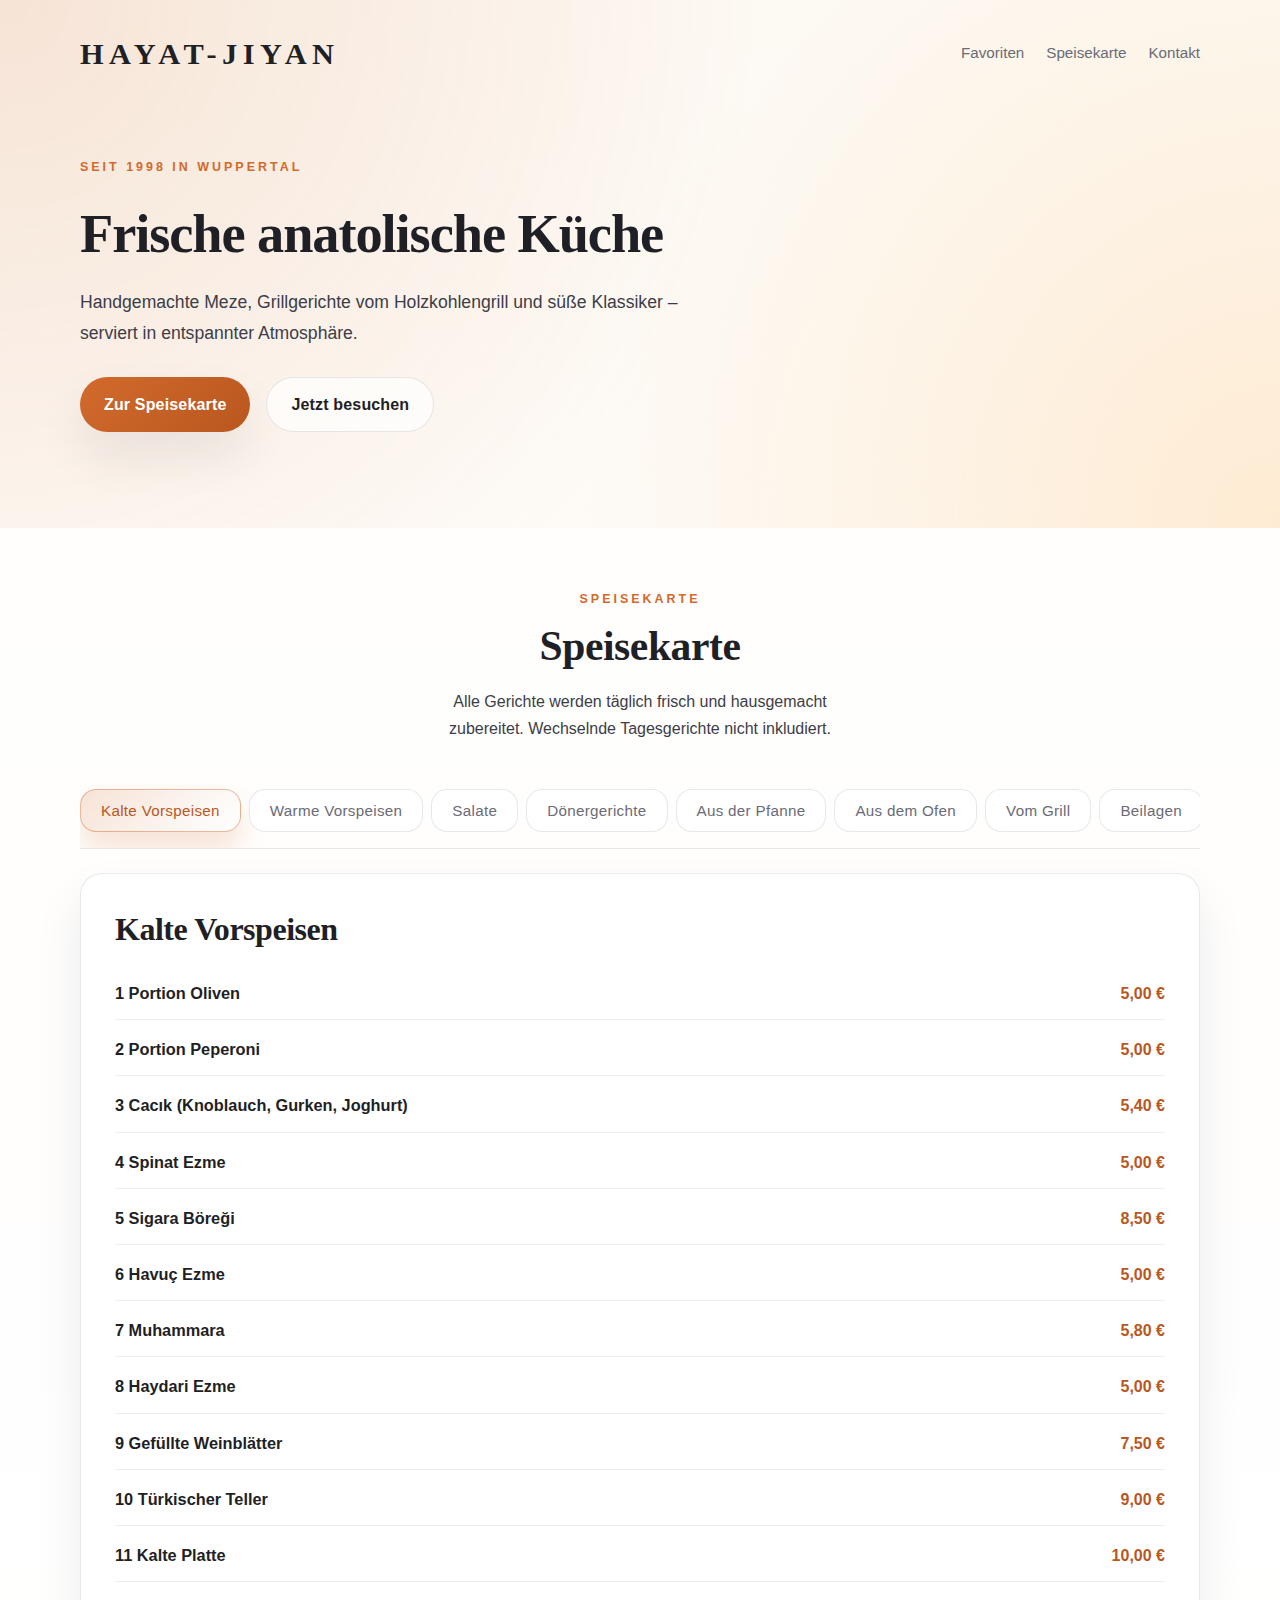
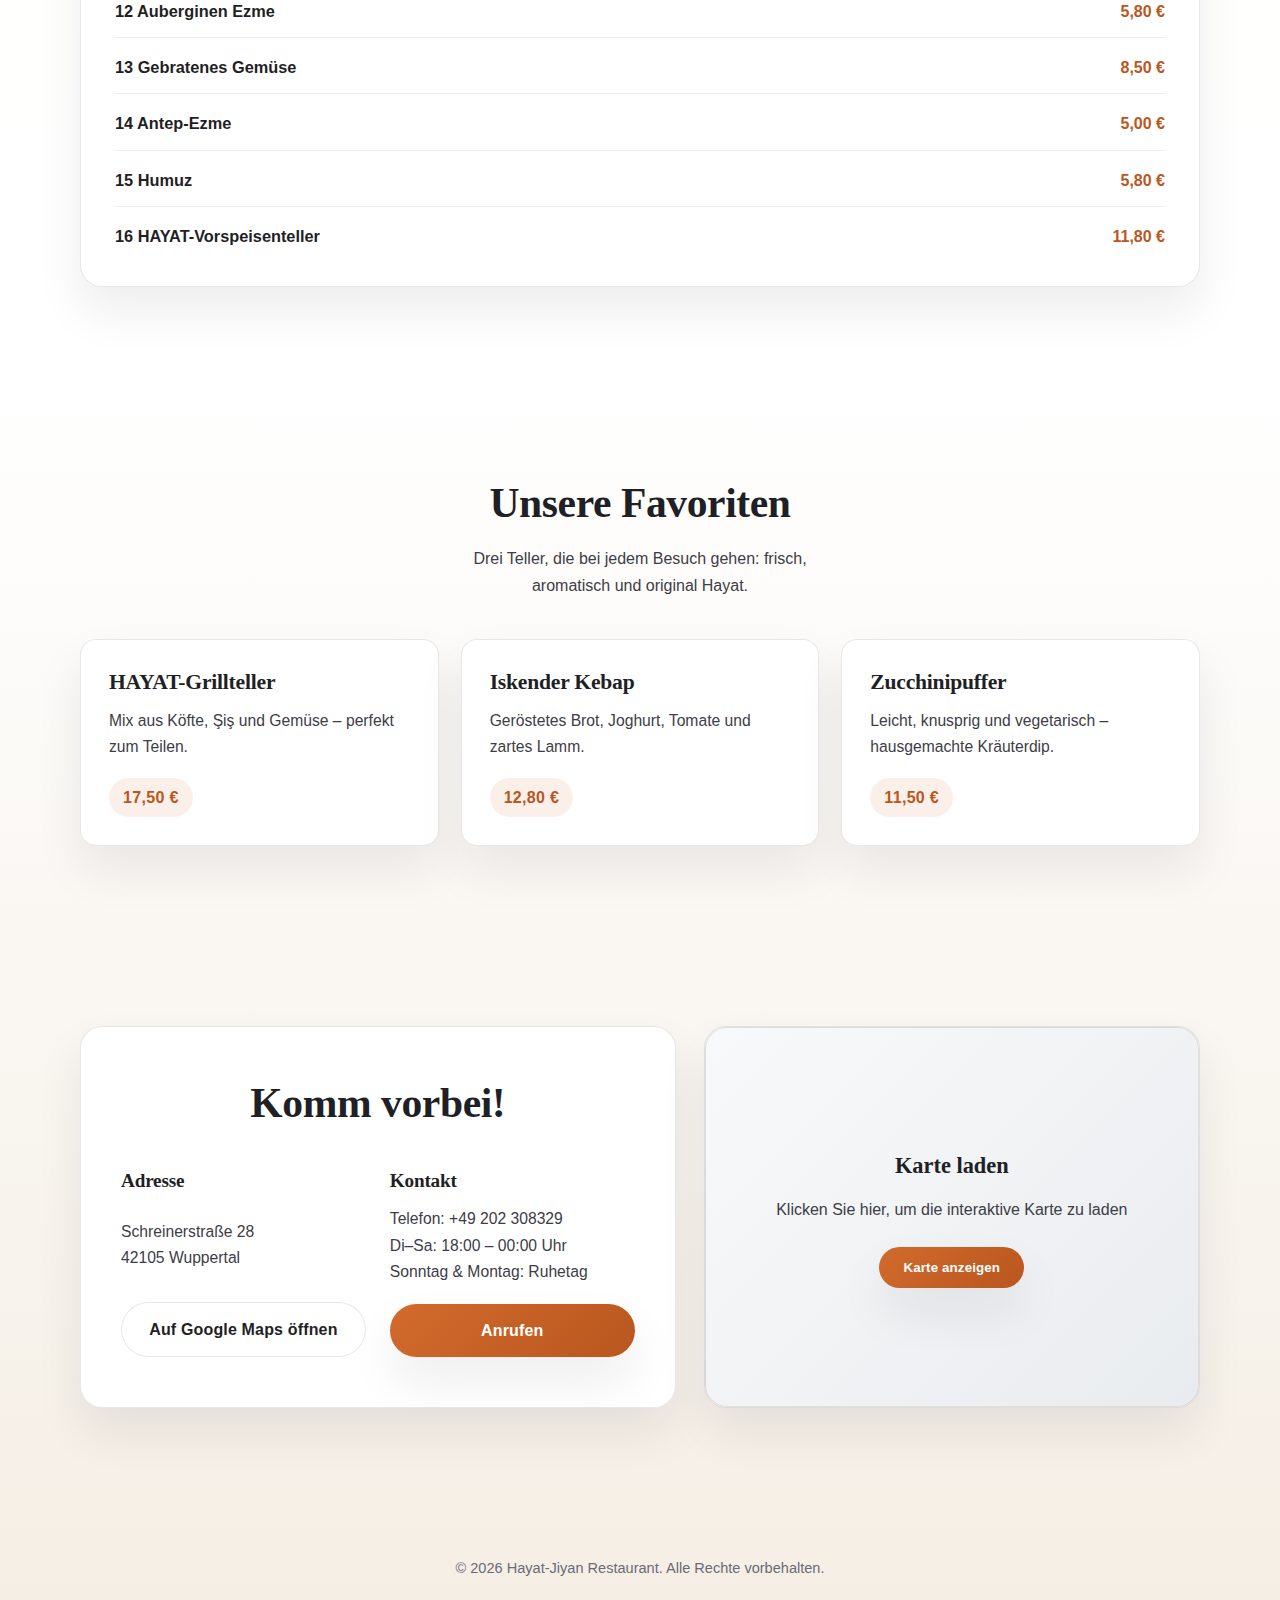
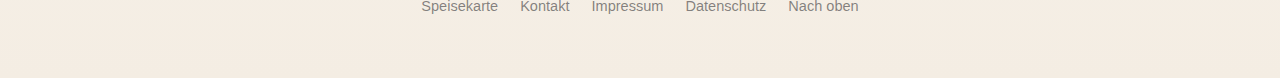
<file: index.html>
<!DOCTYPE html>
<html lang="de">
  <head>
    <meta charset="UTF-8" />
    <meta name="viewport" content="width=device-width, initial-scale=1.0" />
    <meta name="theme-color" content="#d26a2c" />
    <meta
      name="description"
      content="Hayat-Jiyan Restaurant in Wuppertal – authentische anatolische Küche, moderne Atmosphäre, warme Gastfreundschaft. Reservieren Sie jetzt Ihren Tisch."
    />
    <title>Hayat-Jiyan Restaurant | Moderne anatolische Küche in Wuppertal</title>
    <link rel="preconnect" href="https://maps.google.com" crossorigin />
    <link rel="preconnect" href="https://www.google.com" crossorigin />
    <link rel="dns-prefetch" href="//maps.google.com" />
    <link rel="dns-prefetch" href="//www.google.com" />
    <link rel="preload" href="styles.css" as="style" />
    <style>
      /* Critical CSS inlined to eliminate request chain */
      :root {
        --bg: #fdf9f3;
        --bg-muted: #f4ede3;
        --card: #ffffff;
        --accent: #d26a2c;
        --accent-strong: #b9571f;
        --text: #1f1f26;
        --text-secondary: #3d3d47;
        --muted: #6b6b76;
        --border: rgba(31, 31, 38, 0.1);
        --shadow-soft: 0 24px 48px rgba(31, 31, 38, 0.08);
        --radius-lg: 22px;
        --radius-md: 16px;
        --radius-sm: 12px;
        --max-width: min(1120px, 92vw);
        --font-sans: -apple-system, BlinkMacSystemFont, "Segoe UI", "Roboto", "Helvetica Neue", Arial, sans-serif;
        --font-serif: Georgia, "Times New Roman", "Times", serif;
      }
      
      *, *::before, *::after { box-sizing: border-box; }
      
      html { scroll-behavior: smooth; }
      
      body {
        margin: 0;
        font-family: var(--font-sans);
        background: linear-gradient(180deg, var(--bg) 0%, #fff 60%, var(--bg-muted) 100%);
        color: var(--text);
        -webkit-font-smoothing: antialiased;
        text-rendering: optimizeLegibility;
        font-size: 16px;
        line-height: 1.7;
      }
      
      a { color: inherit; text-decoration: none; }
      
      .hero {
        position: relative;
        padding: 36px 0 96px;
        background: radial-gradient(circle at top left, rgba(210, 106, 44, 0.15), transparent 55%),
          radial-gradient(circle at bottom right, rgba(255, 212, 158, 0.4), transparent 50%), transparent;
      }
      
      .nav {
        max-width: var(--max-width);
        margin: 0 auto 72px;
        display: flex;
        align-items: center;
        justify-content: space-between;
        gap: 24px;
      }
      
      .brand {
        font-family: var(--font-serif);
        font-size: clamp(1.4rem, 2.4vw, 1.9rem);
        font-weight: 600;
        letter-spacing: 0.18em;
        text-transform: uppercase;
        line-height: 1.2;
      }
      
      .nav-links {
        display: flex;
        gap: 22px;
        font-size: 0.95rem;
        color: var(--muted);
        font-weight: 500;
      }
      
      .nav-links a {
        padding: 4px 0;
        border-bottom: 2px solid transparent;
        transition: color 0.2s ease, border-color 0.2s ease;
      }
      
      .nav-links a:hover, .nav-links a:focus-visible {
        color: var(--accent);
        border-color: rgba(210, 106, 44, 0.35);
      }
      
      .hero-content {
        max-width: var(--max-width);
        margin: 0 auto;
        display: flex;
        flex-direction: column;
        gap: 28px;
      }
      
      .hero-text { max-width: 640px; }
      
      .eyebrow {
        letter-spacing: 0.24em;
        text-transform: uppercase;
        font-size: 0.78rem;
        color: var(--accent);
        font-weight: 600;
      }
      
      .hero-text h1 {
        margin: 24px 0 20px;
        font-size: clamp(2.4rem, 5vw, 3.4rem);
        font-family: var(--font-serif);
        line-height: 1.2;
        letter-spacing: -0.02em;
        color: var(--text);
        font-weight: 600;
      }
      
      .lead {
        margin: 0;
        color: var(--text-secondary);
        font-size: 1.1rem;
        line-height: 1.75;
        font-weight: 400;
      }
      
      .hero-actions {
        margin-top: 28px;
        display: flex;
        gap: 16px;
        flex-wrap: wrap;
      }
      
      .primary-button, .ghost-button {
        display: inline-flex;
        align-items: center;
        justify-content: center;
        padding: 13px 24px;
        border-radius: 999px;
        font-weight: 600;
        letter-spacing: 0.01em;
        transition: transform 0.2s ease, box-shadow 0.2s ease, background 0.2s ease, color 0.2s ease;
      }
      
      .primary-button {
        background: linear-gradient(135deg, var(--accent), var(--accent-strong));
        color: #fff;
        box-shadow: var(--shadow-soft);
        border: none;
      }
      
      .primary-button:hover, .primary-button:focus-visible {
        transform: translateY(-2px);
        box-shadow: 0 26px 48px rgba(210, 106, 44, 0.2);
      }
      
      .ghost-button {
        border: 1px solid var(--border);
        background: rgba(255, 255, 255, 0.7);
        color: var(--text);
      }
      
      .ghost-button:hover, .ghost-button:focus-visible {
        transform: translateY(-2px);
        border-color: rgba(210, 106, 44, 0.35);
        color: var(--accent-strong);
      }
    </style>
    <link rel="stylesheet" href="styles.css" media="print" onload="this.media='all'" />
    <noscript><link rel="stylesheet" href="styles.css" /></noscript>
  </head>
  <body>
    <header class="hero" id="top">
      <nav class="nav">
        <a class="brand" href="#top">Hayat-Jiyan</a>
        <div class="nav-links">
          <a href="#highlights">Favoriten</a>
          <a href="#menu">Speisekarte</a>
          <a href="#contact">Kontakt</a>
        </div>
      </nav>
      <div class="hero-content">
        <div class="hero-text">
          <p class="eyebrow">Seit 1998 in Wuppertal</p>
          <h1>Frische anatolische Küche</h1>
          <p class="lead">
            Handgemachte Meze, Grillgerichte vom Holzkohlengrill und süße Klassiker –
            serviert in entspannter Atmosphäre.
          </p>
          <div class="hero-actions">
            <a class="primary-button" href="#menu">Zur Speisekarte</a>
            <a class="ghost-button" href="https://maps.app.goo.gl/XF5LRkoz2VXKV5CT8"
              >Jetzt besuchen</a
            >
          </div>
        </div>
      </div>
    </header>

    <main>
      <section class="menu" id="menu">
        <div class="section-heading">
          <p class="eyebrow">Speisekarte</p>
          <h2>Speisekarte</h2>
          <p class="section-lead">
            Alle Gerichte werden täglich frisch und hausgemacht zubereitet. 
            Wechselnde Tagesgerichte nicht inkludiert.
          </p>
        </div>
        <div class="menu-layout">
          <div
            class="menu-categories"
            role="tablist"
            aria-label="Speisekategorien"
          ></div>
          <div
            class="menu-content"
            id="menu-panel"
            role="tabpanel"
            tabindex="0"
            aria-live="polite"
          ></div>
        </div>
      </section>

      <section class="highlights" id="highlights">
        <div class="section-heading">
          <h2>Unsere Favoriten</h2>
          <p class="section-lead">
            Drei Teller, die bei jedem Besuch gehen: frisch, aromatisch und original Hayat.
          </p>
        </div>
        <div class="highlight-grid">
          <article class="highlight-card">
            <h3>HAYAT-Grillteller</h3>
            <p>Mix aus Köfte, Şiş und Gemüse – perfekt zum Teilen.</p>
            <span class="price">17,50&nbsp;€</span>
          </article>
          <article class="highlight-card">
            <h3>Iskender Kebap</h3>
            <p>Geröstetes Brot, Joghurt, Tomate und zartes Lamm.</p>
            <span class="price">12,80&nbsp;€</span>
          </article>
          <article class="highlight-card">
            <h3>Zucchinipuffer</h3>
            <p>Leicht, knusprig und vegetarisch – hausgemachte Kräuterdip.</p>
            <span class="price">11,50&nbsp;€</span>
          </article>
        </div>
      </section>

      <section class="visit" id="contact">
        <div class="visit-info">
          <div class="section-heading">
            <h2>Komm vorbei!</h2>
          </div>
          <div class="visit-grid">
            <div>
              <h3>Adresse</h3>
              <p>Schreinerstraße 28<br />42105 Wuppertal</p>
              <a class="ghost-button" href="https://maps.app.goo.gl/XF5LRkoz2VXKV5CT8">
                Auf Google Maps öffnen
              </a>
            </div>
            <div>
              <h3>Kontakt</h3>
              <p>
                Telefon: <a href="tel:+49202308329">+49 202 308329</a><br />
                Di–Sa: 18:00 – 00:00 Uhr<br />
                Sonntag &amp; Montag: Ruhetag
              </p>
              <a class="primary-button" href="tel:+49202308329">Anrufen</a>
            </div>
          </div>
        </div>
        <div class="map-wrapper">
          <div id="map-placeholder" class="map-placeholder">
            <div class="map-placeholder-content">
              <h3>Karte laden</h3>
              <p>Klicken Sie hier, um die interaktive Karte zu laden</p>
              <button id="load-map-btn" class="primary-button">Karte anzeigen</button>
            </div>
          </div>
          <iframe
            id="google-map"
            title="Hayat Restaurant auf Google Maps"
            data-src="https://www.google.com/maps/embed?pb=!1m18!1m12!1m3!1d2496.7480480359186!2d7.13548767664248!3d51.2605481717583!2m3!1f0!2f0!3f0!3m2!1i1024!2i768!4f13.1!3m3!1m2!1s0x47b8d7ac00cb9a29%3A0xdf5761f218b776e9!2sHayat-Jiyan%20Restaurant!5e0!3m2!1sen!2sgr!4v1761301299413!5m2!1sen!2sgr"
            width="600"
            height="450"
            style="border: 0; display: none;"
            allowfullscreen=""
            loading="lazy"
            referrerpolicy="no-referrer-when-downgrade"
            fetchpriority="low"
          ></iframe>
        </div>
      </section>
    </main>

    <footer class="footer">
      <p>&copy; <span id="current-year"></span> Hayat-Jiyan Restaurant. Alle Rechte vorbehalten.</p>
      <div class="footer-links">
        <a href="#menu">Speisekarte</a>
        <a href="#contact">Kontakt</a>
        <a href="Impressum.html">Impressum</a>
        <a href="Datenschutz.html">Datenschutz</a>
        <a href="#top">Nach oben</a>
      </div>
    </footer>

    <script defer>
      const menuData = [
        {
          id: "kalte-vorspeisen",
          title: "Kalte Vorspeisen",
          sections: [
            {
              items: [
                { name: "1 Portion Oliven", price: "5,00 €" },
                { name: "2 Portion Peperoni", price: "5,00 €" },
                { name: "3 Cacık (Knoblauch, Gurken, Joghurt)", price: "5,40 €" },
                { name: "4 Spinat Ezme", price: "5,00 €" },
                { name: "5 Sigara Böreği", price: "8,50 €" },
                { name: "6 Havuç Ezme", price: "5,00 €" },
                { name: "7 Muhammara", price: "5,80 €" },
                { name: "8 Haydari Ezme", price: "5,00 €" },
                { name: "9 Gefüllte Weinblätter", price: "7,50 €" },
                { name: "10 Türkischer Teller", price: "9,00 €" },
                { name: "11 Kalte Platte", price: "10,00 €" },
                { name: "12 Auberginen Ezme", price: "5,80 €" },
                { name: "13 Gebratenes Gemüse", price: "8,50 €" },
                { name: "14 Antep-Ezme", price: "5,00 €" },
                { name: "15 Humuz", price: "5,80 €" },
                { name: "16 HAYAT-Vorspeisenteller", price: "11,80 €" }
              ]
            }
          ]
        },
        {
          id: "warme-vorspeisen",
          title: "Warme Vorspeisen",
          sections: [
            {
              items: [
                { name: "30 Überbackene Champignons", price: "8,90 €" },
                { name: "33 Überbackener Hirtenkäse", price: "8,90 €" },
                { name: "83 Linsensuppe", price: "6,00 €" }
              ],
              note: "Extra-Portion Brot: 1,50 €"
            }
          ]
        },
        {
          id: "salate",
          title: "Salate",
          sections: [
            {
              items: [
                { name: "20 Hirse-Cacık-Salat", price: "9,50 €" },
                { name: "21 HAYAT-Salat (mit Thunfisch)", price: "9,50 €" },
                { name: "22 Hirtensalat", price: "9,50 €" },
                { name: "24 Gemischter Salat mit Hirtenkäse", price: "9,50 €" },
                { name: "28 Hindili Salat (mit Putenfleisch)", price: "10,50 €" },
                { name: "29 Tomaten-Joghurt-Salat", price: "8,50 €" }
              ]
            }
          ]
        },
        {
          id: "doenergerichte",
          title: "Dönergerichte",
          sections: [
            {
              items: [
                { name: "91 Iskender Kebap", price: "12,80 €" },
                { name: "92 Döner mit Reis und Joghurt", price: "12,80 €" },
                { name: "93 Fleischteller (Döner, Lamms pieß, Köfte)", price: "16,00 €" }
              ]
            }
          ]
        },
        {
          id: "pfanne",
          title: "Aus der Pfanne",
          sections: [
            {
              items: [
                { name: "36 Zucchinipuffer", price: "11,50 €" },
                { name: "37 Humuz-Spinat-Köfte (veg.)", price: "11,50 €" },
                { name: "38 Teigtaschen mit Gemüse", price: "11,50 €" },
                { name: "43 Falafel mit Sauce und Salat", price: "11,50 €" },
                { name: "44 Putencurry", price: "13,50 €" },
                { name: "46 Tirit mit Salat", price: "13,80 €" },
                { name: "47 Arnavut Cigeri (gebratene Leber)", price: "12,50 €" },
                { name: "48 Gemüsepfanne", price: "10,00 €" },
                { name: "49 Gemüsepfanne mit Putenfleisch", price: "13,50 €" },
                { name: "78 Pfannkuchen mit Hackfleischfüllung", price: "11,50 €" }
              ]
            }
          ]
        },
        {
          id: "ofen",
          title: "Aus dem Ofen",
          sections: [
            {
              items: [
                { name: "50 Spinatauflauf mit Kartoffeln &amp; Käse", price: "10,50 €" },
                { name: "51 Spinatauflauf mit Bulgur &amp; Hirtenkäse", price: "10,50 €" },
                { name: "52 Brokkoliauflauf", price: "10,50 €" },
                { name: "53 Auberginenauflauf", price: "10,50 €" },
                { name: "55 Nudelauflauf", price: "10,50 €" },
                { name: "56 Gemüseauflauf", price: "10,50 €" }
              ],
              note: "Alle Aufläufe wahlweise mit oder ohne Fleisch – mit Fleisch + 2,50 €"
            }
          ]
        },
        {
          id: "grill",
          title: "Vom Grill",
          sections: [
            {
              items: [
                { name: "57 Türkische Wurst mit Paprika &amp; Salat", price: "12,00 €" },
                { name: "59 Şiş mit Lammfleisch", price: "14,00 €" },
                { name: "60 Hähnchenspieß", price: "13,50 €" },
                { name: "62 Köfte", price: "13,50 €" },
                { name: "63 Köfte mit Hirtenkäsefüllung", price: "15,00 €" },
                { name: "64 Adana Şiş", price: "13,00 €" },
                { name: "65 Adana Şiş mit Joghurtsauce", price: "14,00 €" },
                { name: "66 Tomaten-Kebab", price: "14,50 €" },
                { name: "67 Pirzola (Lammkoteletts)", price: "17,00 €" },
                { name: "68 Fleischplatte", price: "16,50 €" },
                { name: "69 HAYAT-Grillteller", price: "17,50 €" }
              ]
            }
          ]
        },
        {
          id: "beilagen",
          title: "Beilagen",
          sections: [
            {
              items: [
                { name: "74 Reis", price: "2,50 €" },
                { name: "75 Bulgur", price: "2,50 €" },
                { name: "76 Beilagensalat", price: "3,50 €" }
              ]
            }
          ]
        },
        {
          id: "kinder",
          title: "Für Kinder",
          sections: [
            {
              items: [
                { name: "84 Falafel mit Sauce und Salat", price: "7,50 €" },
                { name: "85 Spieß mit Salat und Reis", price: "8,50 €" },
                { name: "86 Köfte mit Salat und Reis", price: "8,50 €" }
              ]
            }
          ]
        },
        {
          id: "dessert",
          title: "Dessert",
          sections: [
            {
              items: [{ name: "87 Baklava (3 Stück, mit Sahne, Zimt und Walnuss)", price: "4,20 €" }]
            }
          ]
        },
        {
          id: "biere",
          title: "Biere",
          sections: [
            {
              items: [
                { name: "Früh Kölsch", price: "3,00 € / 5,00 €" },
                { name: "Schlösser Alt", price: "3,00 € / 5,00 €" },
                { name: "Jever Pils", price: "3,00 € / 5,00 €" },
                { name: "Brinkhoffs Nr. 1", price: "3,00 € / 5,00 €" },
                { name: "Jever Fun (alkoholfrei)", price: "3,00 € / 5,00 €" },
                { name: "Malz", price: "3,00 € / 5,00 €" },
                { name: "Hefeweizen", price: "5,00 €" },
                { name: "Weizen, alkoholfrei", price: "5,00 €" }
              ]
            }
          ]
        },
        {
          id: "softdrinks",
          title: "Alkoholfreie Getränke",
          sections: [
            {
              items: [
                { name: "Fanta / Cola / Sprite", price: "3,00 € / 4,50 €" },
                { name: "Selters Mineralwasser (0,25l / 0,75l)", price: "2,80 € / 5,00 €" },
                { name: "Tonic, Bitter Lemon", price: "3,50 €" },
                { name: "Säfte / Saftschorle", price: "3,50 € / 5,00 €" },
                { name: "Bionade (0,33l)", price: "4,00 €" },
                { name: "Fassbrause (0,33l)", price: "4,00 €" }
              ]
            }
          ]
        },
        {
          id: "warme-getraenke",
          title: "Warme Getränke",
          sections: [
            {
              items: [
                { name: "Kaffee", price: "2,80 €" },
                { name: "Espresso", price: "2,00 €" },
                { name: "Doppelter Espresso", price: "3,50 €" },
                { name: "Milchkaffee", price: "3,20 €" },
                { name: "Cappuccino", price: "3,20 €" },
                { name: "Türkischer Tee (klein)", price: "1,50 €" },
                { name: "Frische Minze", price: "3,00 €" },
                { name: "Tee, verschiedene Sorten", price: "2,50 €" },
                { name: "Heiße Zitrone", price: "3,00 €" }
              ]
            }
          ]
        },
        {
          id: "spirituosen",
          title: "Spirituosen",
          sections: [
            {
              items: [
                { name: "Ouzo", price: "3,00 €" },
                { name: "Rum", price: "3,00 €" },
                { name: "103", price: "3,00 €" },
                { name: "Veterano", price: "3,00 €" },
                { name: "Grappa", price: "3,00 €" },
                { name: "Wodka", price: "3,00 €" },
                { name: "Baileys", price: "3,00 €" },
                { name: "Averna", price: "3,00 €" },
                { name: "Sambuca", price: "3,00 €" },
                { name: "Café Oriental", price: "3,00 €" },
                { name: "Fernet Branca", price: "3,00 €" },
                { name: "Ramazotti", price: "3,00 €" },
                { name: "Jägermeister", price: "3,00 €" }
              ],
              note: "Alle Spirituosen: 3,00 €"
            }
          ]
        },
        {
          id: "weinkarte",
          title: "Weinkarte",
          sections: [
            {
              title: "Weißwein (0,2l)",
              items: [
                {
                  name: "Grauburgunder",
                  price: "4,60 €",
                  description: "Volle Frucht und ausgeprägter Geschmack."
                },
                {
                  name: "Riesling (enthält Sulfite)",
                  price: "4,60 €",
                  description: "Ein edler Freund aus dem Rheingau."
                }
              ]
            },
            {
              title: "Rotwein (0,2l)",
              items: [
                { name: "Montepulciano d'Abruzzo", price: "4,60 €" },
                {
                  name: "Merlot (enthält Sulfite)",
                  price: "4,60 €",
                  description: "Rebsorte Merlot – hat die Frucht, die ihm nachgesagt wird. Passt immer!"
                }
              ]
            },
            {
              title: "Weinschorle",
              items: [{ name: "Weißweinschorle (enthält Sulfite)", price: "4,00 €" }]
            }
          ]
        }
      ];

      document.addEventListener("DOMContentLoaded", () => {
        // Batch DOM operations to avoid forced reflows
        requestAnimationFrame(() => {
          const yearSpan = document.getElementById("current-year");
          if (yearSpan) {
            yearSpan.textContent = new Date().getFullYear();
          }
        });

        const categoryList = document.querySelector(".menu-categories");
        const menuContent = document.getElementById("menu-panel");

        if (!categoryList || !menuContent || menuData.length === 0) {
          return;
        }

        let activeCategoryId = menuData[0].id;
        const buttons = [];

        const setActiveCategory = (categoryId) => {
          const category = menuData.find((entry) => entry.id === categoryId);
          if (!category) {
            return;
          }

          activeCategoryId = categoryId;
          
          // Batch DOM updates to avoid forced reflows
          requestAnimationFrame(() => {
            buttons.forEach((btn) => {
              const isActive = btn.dataset.category === categoryId;
              btn.classList.toggle("is-active", isActive);
              btn.setAttribute("aria-selected", isActive ? "true" : "false");
              btn.setAttribute("tabindex", isActive ? "0" : "-1");
              if (isActive) {
                menuContent.setAttribute("aria-labelledby", btn.id);
              }
            });

            const sectionsHtml = category.sections
              .map((section) => {
                const itemsHtml = (section.items || [])
                  .map((item) => {
                    const priceHtml = item.price
                      ? `<span class="menu-item-price">${item.price}</span>`
                      : "";
                    const descriptionHtml = item.description
                      ? `<p class="menu-item-description">${item.description}</p>`
                      : "";
                    return `
                      <li class="menu-item">
                        <div class="menu-item-header">
                          <span class="menu-item-name">${item.name}</span>
                          ${priceHtml}
                        </div>
                        ${descriptionHtml}
                      </li>
                    `;
                  })
                  .join("");

                const sectionTitle = section.title
                  ? `<h4>${section.title}</h4>`
                  : "";
                const sectionNote = section.note
                  ? `<p class="menu-note">${section.note}</p>`
                  : "";

                return `
                  <div class="menu-section">
                    ${sectionTitle}
                    <ul class="menu-items">
                      ${itemsHtml}
                    </ul>
                    ${sectionNote}
                  </div>
                `;
              })
              .join("");

            const descriptionHtml = category.description
              ? `<p class="menu-category-description">${category.description}</p>`
              : "";

            menuContent.innerHTML = `
              <div class="menu-content-header">
                <h3>${category.title}</h3>
                ${descriptionHtml}
              </div>
              ${sectionsHtml}
            `;

            // Defer scroll operation to avoid forced reflow
            requestAnimationFrame(() => {
              menuContent.scrollTop = 0;
            });
          });
        };

        const focusButtonByIndex = (index) => {
          const target = buttons[index];
          if (target) {
            // Defer focus to avoid forced reflow
            requestAnimationFrame(() => {
              target.focus();
              setActiveCategory(target.dataset.category);
            });
          }
        };

        // Batch button creation to avoid multiple reflows
        const fragment = document.createDocumentFragment();
        
        menuData.forEach((category, index) => {
          const button = document.createElement("button");
          button.type = "button";
          button.className = "menu-category-button";
          button.dataset.category = category.id;
          button.id = `menu-tab-${category.id}`;
          button.setAttribute("role", "tab");
          button.setAttribute("aria-selected", index === 0 ? "true" : "false");
          button.setAttribute("tabindex", index === 0 ? "0" : "-1");
          button.textContent = category.title;

          button.addEventListener("click", () => setActiveCategory(category.id));
          button.addEventListener("keydown", (event) => {
            const currentIndex = buttons.indexOf(button);
            if (currentIndex === -1) {
              return;
            }

            switch (event.key) {
              case "ArrowDown":
              case "ArrowRight":
                event.preventDefault();
                focusButtonByIndex((currentIndex + 1) % buttons.length);
                break;
              case "ArrowUp":
              case "ArrowLeft":
                event.preventDefault();
                focusButtonByIndex((currentIndex - 1 + buttons.length) % buttons.length);
                break;
              case "Home":
                event.preventDefault();
                focusButtonByIndex(0);
                break;
              case "End":
                event.preventDefault();
                focusButtonByIndex(buttons.length - 1);
                break;
              default:
                break;
            }
          });

          fragment.appendChild(button);
          buttons.push(button);
        });

        // Single DOM update to avoid multiple reflows
        categoryList.appendChild(fragment);

        // Defer initial category setup
        requestAnimationFrame(() => {
          setActiveCategory(activeCategoryId);
        });

        // Lazy load Google Maps to reduce unused JavaScript
        const mapPlaceholder = document.getElementById('map-placeholder');
        const loadMapBtn = document.getElementById('load-map-btn');
        const googleMap = document.getElementById('google-map');

        if (loadMapBtn && googleMap) {
          loadMapBtn.addEventListener('click', () => {
            // Load the map only when user clicks
            googleMap.src = googleMap.dataset.src;
            googleMap.style.display = 'block';
            mapPlaceholder.style.display = 'none';
          });

          // Also load on scroll into view (Intersection Observer)
          const observer = new IntersectionObserver((entries) => {
            entries.forEach(entry => {
              if (entry.isIntersecting && !googleMap.src) {
                googleMap.src = googleMap.dataset.src;
                googleMap.style.display = 'block';
                mapPlaceholder.style.display = 'none';
                observer.disconnect();
              }
            });
          }, { rootMargin: '50px' });

          observer.observe(mapPlaceholder);
        }
      });
    </script>
  </body>
</html>
</file>
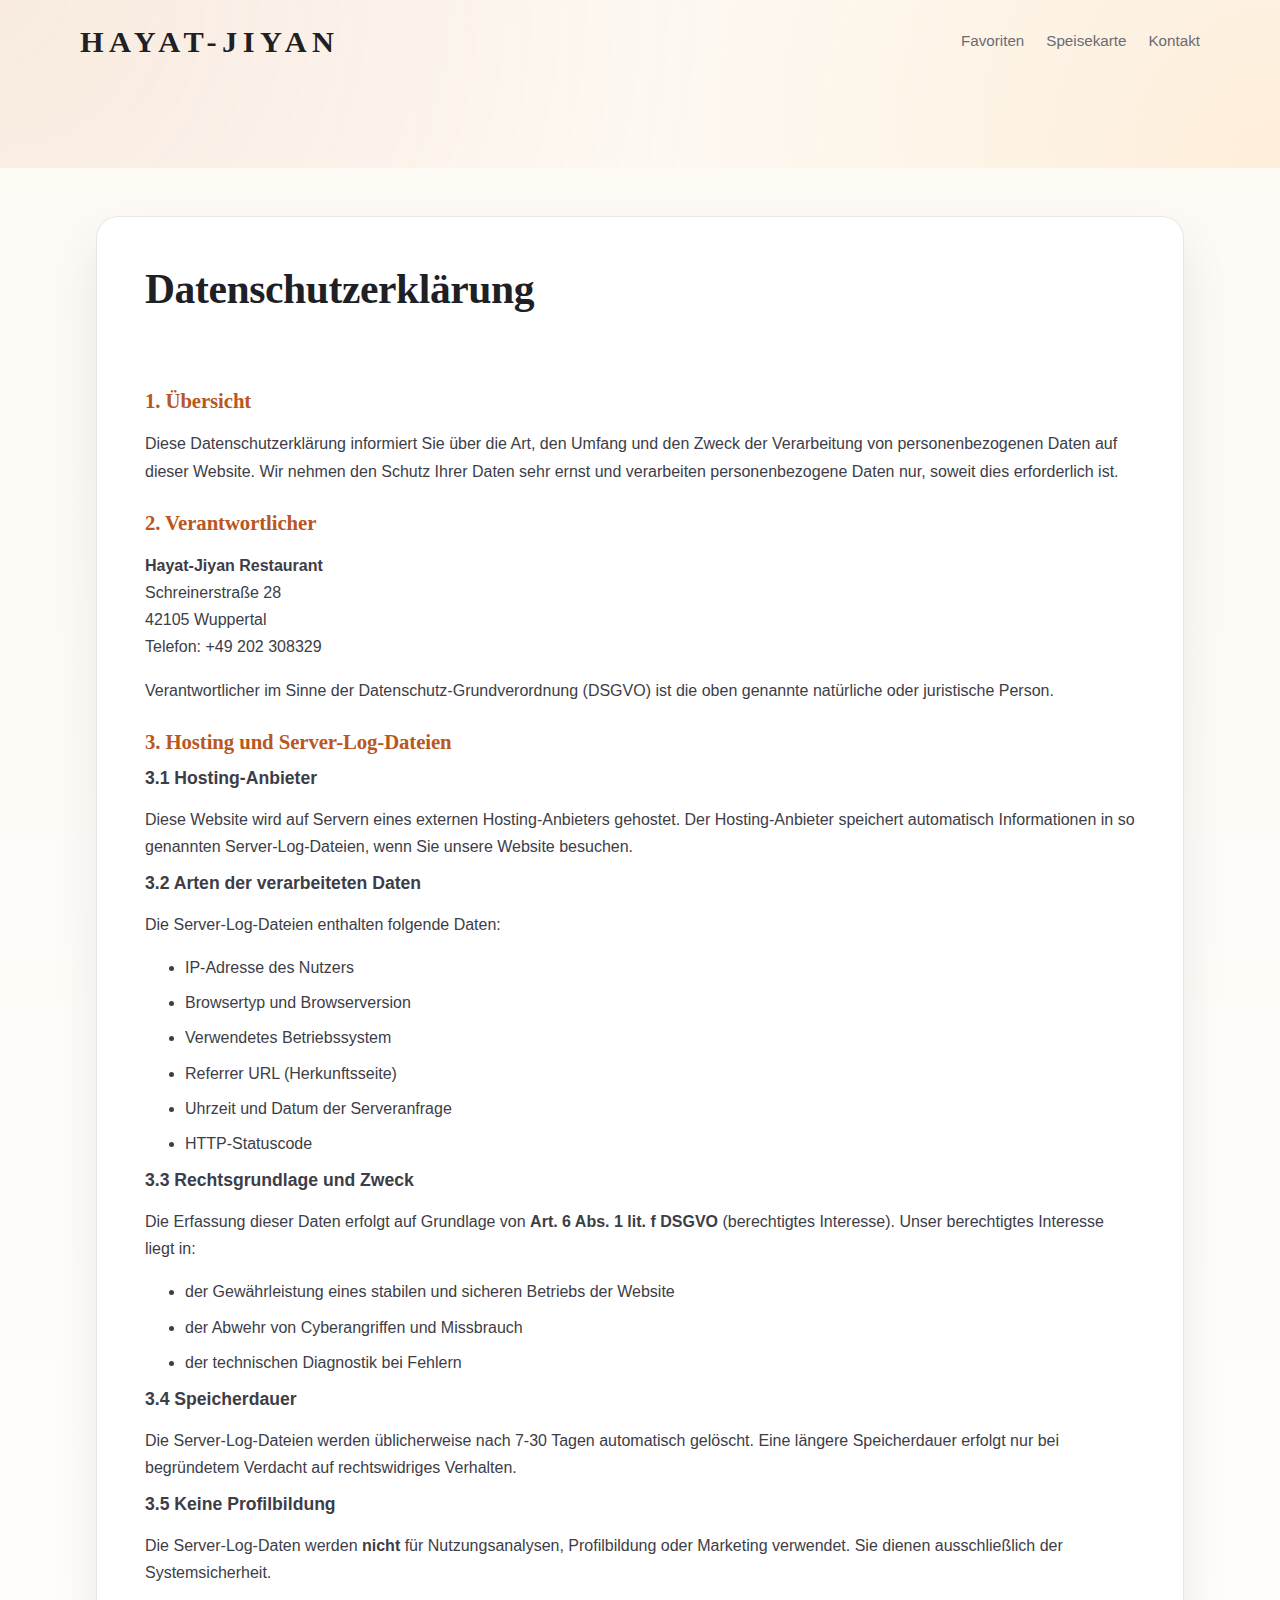
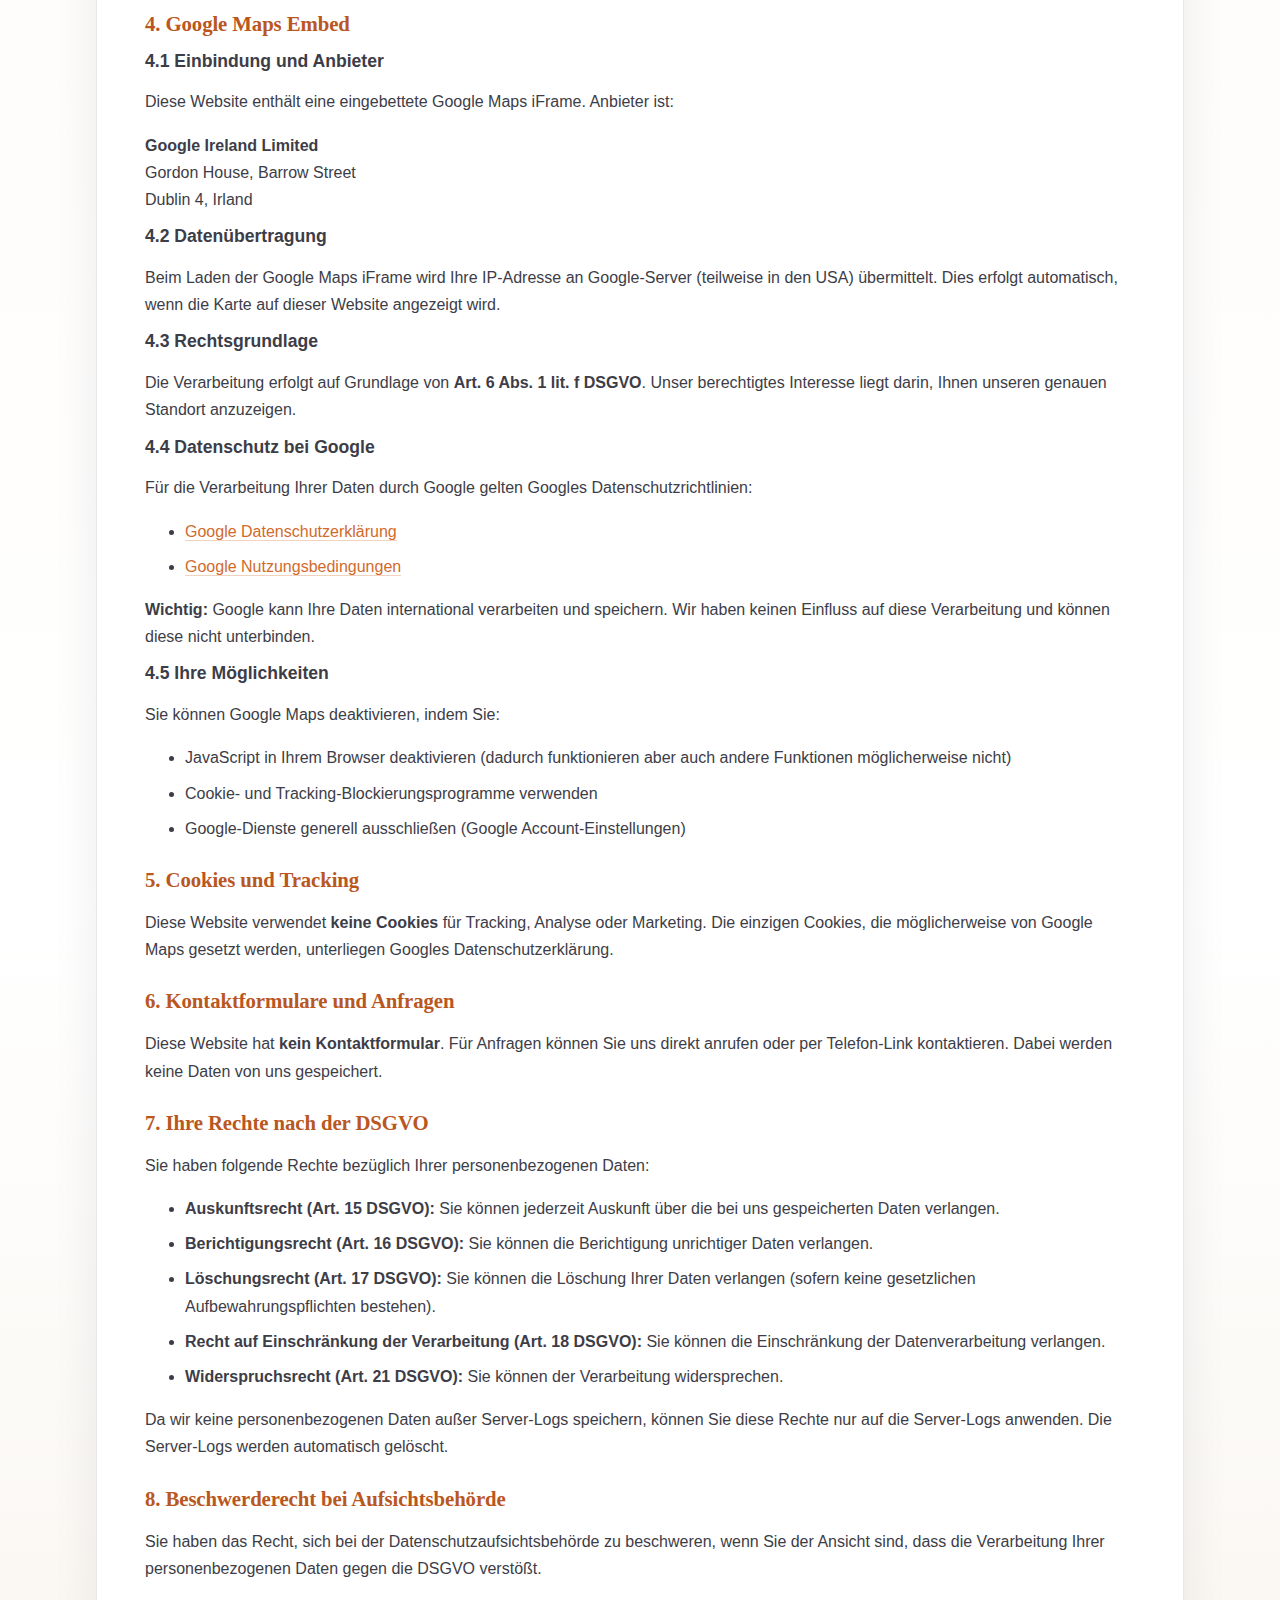
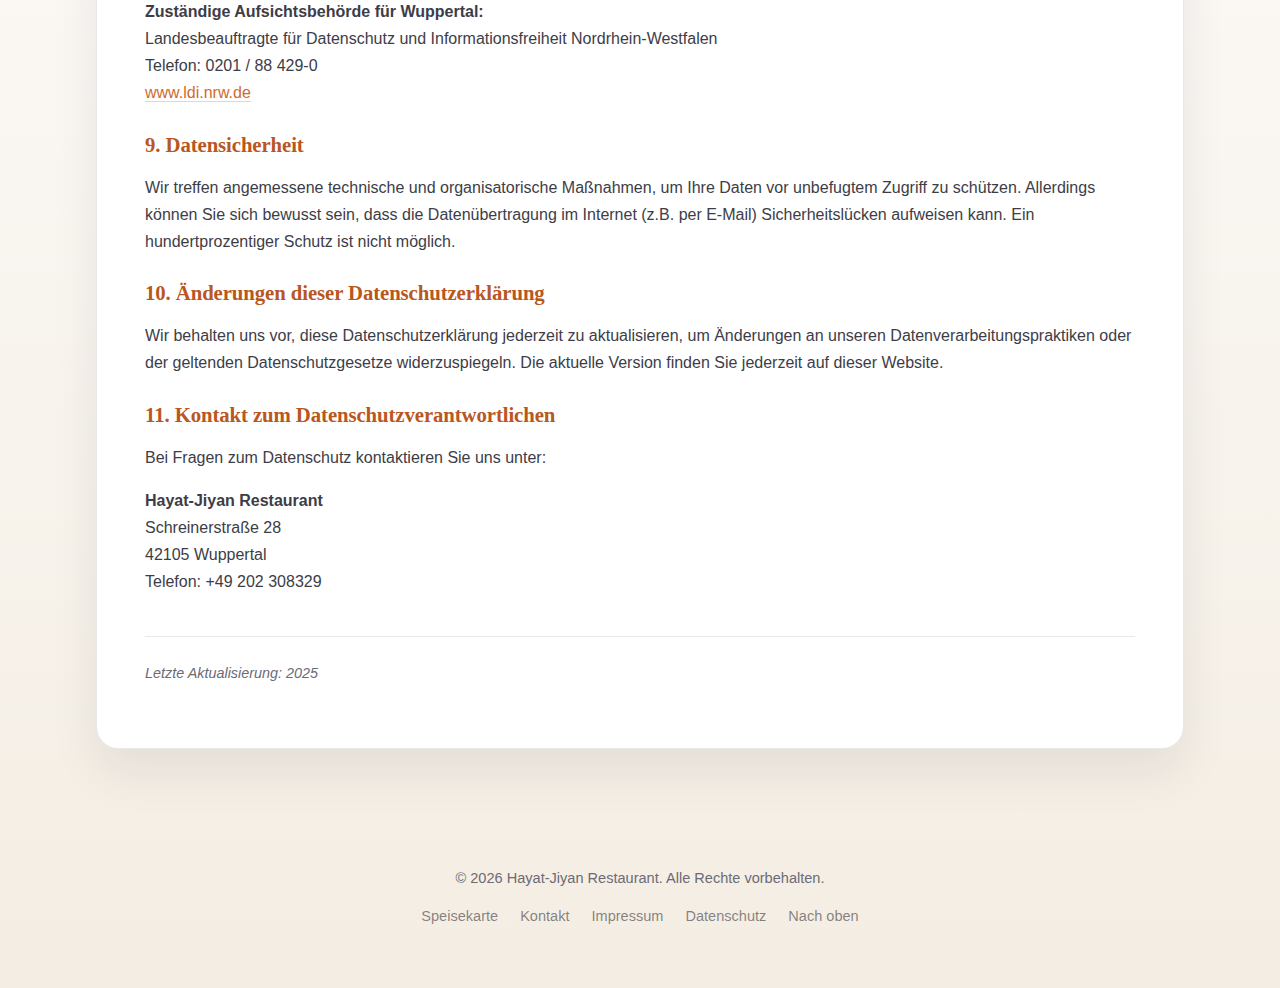
<file: Datenschutz.html>
<!DOCTYPE html>
<html lang="de">
  <head>
    <meta charset="UTF-8" />
    <meta name="viewport" content="width=device-width, initial-scale=1.0" />
    <meta name="description" content="Datenschutzerklärung des Hayat-Jiyan Restaurants in Wuppertal" />
    <title>Datenschutzerklärung | Hayat-Jiyan Restaurant</title>
    <link rel="stylesheet" href="styles.css" />
    <link rel="preconnect" href="https://fonts.gstatic.com" crossorigin />
    <link
      href="https://fonts.googleapis.com/css2?family=Playfair+Display:wght@500;600&family=Inter:wght@300;400;500;600&display=swap"
      rel="stylesheet"
    />
  </head>
  <body>
    <header class="hero legal-header" id="top">
      <nav class="nav">
        <a class="brand" href="index.html">Hayat-Jiyan</a>
        <div class="nav-links">
          <a href="index.html#highlights">Favoriten</a>
          <a href="index.html#menu">Speisekarte</a>
          <a href="index.html#contact">Kontakt</a>
        </div>
      </nav>
    </header>

    <main>
      <section class="legal-content">
        <div class="legal-wrapper">
          <h1>Datenschutzerklärung</h1>

          <section class="legal-section">
            <h2>1. Übersicht</h2>
            <p>
              Diese Datenschutzerklärung informiert Sie über die Art, den Umfang und den Zweck der Verarbeitung von personenbezogenen Daten auf dieser Website. Wir nehmen den Schutz Ihrer Daten sehr ernst und verarbeiten personenbezogene Daten nur, soweit dies erforderlich ist.
            </p>
          </section>

          <section class="legal-section">
            <h2>2. Verantwortlicher</h2>
            <p>
              <strong>Hayat-Jiyan Restaurant</strong><br />
              Schreinerstraße 28<br />
              42105 Wuppertal<br />
              Telefon: +49 202 308329
            </p>
            <p>Verantwortlicher im Sinne der Datenschutz-Grundverordnung (DSGVO) ist die oben genannte natürliche oder juristische Person.</p>
          </section>

          <section class="legal-section">
            <h2>3. Hosting und Server-Log-Dateien</h2>
            <h3>3.1 Hosting-Anbieter</h3>
            <p>Diese Website wird auf Servern eines externen Hosting-Anbieters gehostet. Der Hosting-Anbieter speichert automatisch Informationen in so genannten Server-Log-Dateien, wenn Sie unsere Website besuchen.</p>
            
            <h3>3.2 Arten der verarbeiteten Daten</h3>
            <p>Die Server-Log-Dateien enthalten folgende Daten:</p>
            <ul>
              <li>IP-Adresse des Nutzers</li>
              <li>Browsertyp und Browserversion</li>
              <li>Verwendetes Betriebssystem</li>
              <li>Referrer URL (Herkunftsseite)</li>
              <li>Uhrzeit und Datum der Serveranfrage</li>
              <li>HTTP-Statuscode</li>
            </ul>

            <h3>3.3 Rechtsgrundlage und Zweck</h3>
            <p>Die Erfassung dieser Daten erfolgt auf Grundlage von <strong>Art. 6 Abs. 1 lit. f DSGVO</strong> (berechtigtes Interesse). Unser berechtigtes Interesse liegt in:</p>
            <ul>
              <li>der Gewährleistung eines stabilen und sicheren Betriebs der Website</li>
              <li>der Abwehr von Cyberangriffen und Missbrauch</li>
              <li>der technischen Diagnostik bei Fehlern</li>
            </ul>

            <h3>3.4 Speicherdauer</h3>
            <p>Die Server-Log-Dateien werden üblicherweise nach 7-30 Tagen automatisch gelöscht. Eine längere Speicherdauer erfolgt nur bei begründetem Verdacht auf rechtswidriges Verhalten.</p>

            <h3>3.5 Keine Profilbildung</h3>
            <p>Die Server-Log-Daten werden <strong>nicht</strong> für Nutzungsanalysen, Profilbildung oder Marketing verwendet. Sie dienen ausschließlich der Systemsicherheit.</p>
          </section>

          <section class="legal-section">
            <h2>4. Google Maps Embed</h2>
            <h3>4.1 Einbindung und Anbieter</h3>
            <p>Diese Website enthält eine eingebettete Google Maps iFrame. Anbieter ist:</p>
            <p>
              <strong>Google Ireland Limited</strong><br />
              Gordon House, Barrow Street<br />
              Dublin 4, Irland
            </p>

            <h3>4.2 Datenübertragung</h3>
            <p>Beim Laden der Google Maps iFrame wird Ihre IP-Adresse an Google-Server (teilweise in den USA) übermittelt. Dies erfolgt automatisch, wenn die Karte auf dieser Website angezeigt wird.</p>

            <h3>4.3 Rechtsgrundlage</h3>
            <p>Die Verarbeitung erfolgt auf Grundlage von <strong>Art. 6 Abs. 1 lit. f DSGVO</strong>. Unser berechtigtes Interesse liegt darin, Ihnen unseren genauen Standort anzuzeigen.</p>

            <h3>4.4 Datenschutz bei Google</h3>
            <p>Für die Verarbeitung Ihrer Daten durch Google gelten Googles Datenschutzrichtlinien:</p>
            <ul>
              <li><a href="https://policies.google.com/privacy" target="_blank">Google Datenschutzerklärung</a></li>
              <li><a href="https://policies.google.com/terms" target="_blank">Google Nutzungsbedingungen</a></li>
            </ul>
            <p><strong>Wichtig:</strong> Google kann Ihre Daten international verarbeiten und speichern. Wir haben keinen Einfluss auf diese Verarbeitung und können diese nicht unterbinden.</p>

            <h3>4.5 Ihre Möglichkeiten</h3>
            <p>Sie können Google Maps deaktivieren, indem Sie:</p>
            <ul>
              <li>JavaScript in Ihrem Browser deaktivieren (dadurch funktionieren aber auch andere Funktionen möglicherweise nicht)</li>
              <li>Cookie- und Tracking-Blockierungsprogramme verwenden</li>
              <li>Google-Dienste generell ausschließen (Google Account-Einstellungen)</li>
            </ul>
          </section>

          <section class="legal-section">
            <h2>5. Cookies und Tracking</h2>
            <p>Diese Website verwendet <strong>keine Cookies</strong> für Tracking, Analyse oder Marketing. Die einzigen Cookies, die möglicherweise von Google Maps gesetzt werden, unterliegen Googles Datenschutzerklärung.</p>
          </section>

          <section class="legal-section">
            <h2>6. Kontaktformulare und Anfragen</h2>
            <p>Diese Website hat <strong>kein Kontaktformular</strong>. Für Anfragen können Sie uns direkt anrufen oder per Telefon-Link kontaktieren. Dabei werden keine Daten von uns gespeichert.</p>
          </section>

          <section class="legal-section">
            <h2>7. Ihre Rechte nach der DSGVO</h2>
            <p>Sie haben folgende Rechte bezüglich Ihrer personenbezogenen Daten:</p>
            <ul>
              <li><strong>Auskunftsrecht (Art. 15 DSGVO):</strong> Sie können jederzeit Auskunft über die bei uns gespeicherten Daten verlangen.</li>
              <li><strong>Berichtigungsrecht (Art. 16 DSGVO):</strong> Sie können die Berichtigung unrichtiger Daten verlangen.</li>
              <li><strong>Löschungsrecht (Art. 17 DSGVO):</strong> Sie können die Löschung Ihrer Daten verlangen (sofern keine gesetzlichen Aufbewahrungspflichten bestehen).</li>
              <li><strong>Recht auf Einschränkung der Verarbeitung (Art. 18 DSGVO):</strong> Sie können die Einschränkung der Datenverarbeitung verlangen.</li>
              <li><strong>Widerspruchsrecht (Art. 21 DSGVO):</strong> Sie können der Verarbeitung widersprechen.</li>
            </ul>
            <p>Da wir keine personenbezogenen Daten außer Server-Logs speichern, können Sie diese Rechte nur auf die Server-Logs anwenden. Die Server-Logs werden automatisch gelöscht.</p>
          </section>

          <section class="legal-section">
            <h2>8. Beschwerderecht bei Aufsichtsbehörde</h2>
            <p>Sie haben das Recht, sich bei der Datenschutzaufsichtsbehörde zu beschweren, wenn Sie der Ansicht sind, dass die Verarbeitung Ihrer personenbezogenen Daten gegen die DSGVO verstößt.</p>
            <p>
              <strong>Zuständige Aufsichtsbehörde für Wuppertal:</strong><br />
              Landesbeauftragte für Datenschutz und Informationsfreiheit Nordrhein-Westfalen<br />
              Telefon: 0201 / 88 429-0<br />
              <a href="https://www.ldi.nrw.de" target="_blank">www.ldi.nrw.de</a>
            </p>
          </section>

          <section class="legal-section">
            <h2>9. Datensicherheit</h2>
            <p>Wir treffen angemessene technische und organisatorische Maßnahmen, um Ihre Daten vor unbefugtem Zugriff zu schützen. Allerdings können Sie sich bewusst sein, dass die Datenübertragung im Internet (z.B. per E-Mail) Sicherheitslücken aufweisen kann. Ein hundertprozentiger Schutz ist nicht möglich.</p>
          </section>

          <section class="legal-section">
            <h2>10. Änderungen dieser Datenschutzerklärung</h2>
            <p>Wir behalten uns vor, diese Datenschutzerklärung jederzeit zu aktualisieren, um Änderungen an unseren Datenverarbeitungspraktiken oder der geltenden Datenschutzgesetze widerzuspiegeln. Die aktuelle Version finden Sie jederzeit auf dieser Website.</p>
          </section>

          <section class="legal-section">
            <h2>11. Kontakt zum Datenschutzverantwortlichen</h2>
            <p>Bei Fragen zum Datenschutz kontaktieren Sie uns unter:</p>
            <p>
              <strong>Hayat-Jiyan Restaurant</strong><br />
              Schreinerstraße 28<br />
              42105 Wuppertal<br />
              Telefon: +49 202 308329
            </p>
          </section>

          <p class="legal-updated">Letzte Aktualisierung: 2025</p>
        </div>
      </section>
    </main>

    <footer class="footer">
      <p>&copy; <span id="current-year"></span> Hayat-Jiyan Restaurant. Alle Rechte vorbehalten.</p>
      <div class="footer-links">
        <a href="index.html#menu">Speisekarte</a>
        <a href="index.html#contact">Kontakt</a>
        <a href="Impressum.html">Impressum</a>
        <a href="Datenschutz.html">Datenschutz</a>
        <a href="#top">Nach oben</a>
      </div>
    </footer>

    <script>
      const yearSpan = document.getElementById("current-year");
      if (yearSpan) {
        yearSpan.textContent = new Date().getFullYear();
      }
    </script>
  </body>
</html>
</file>
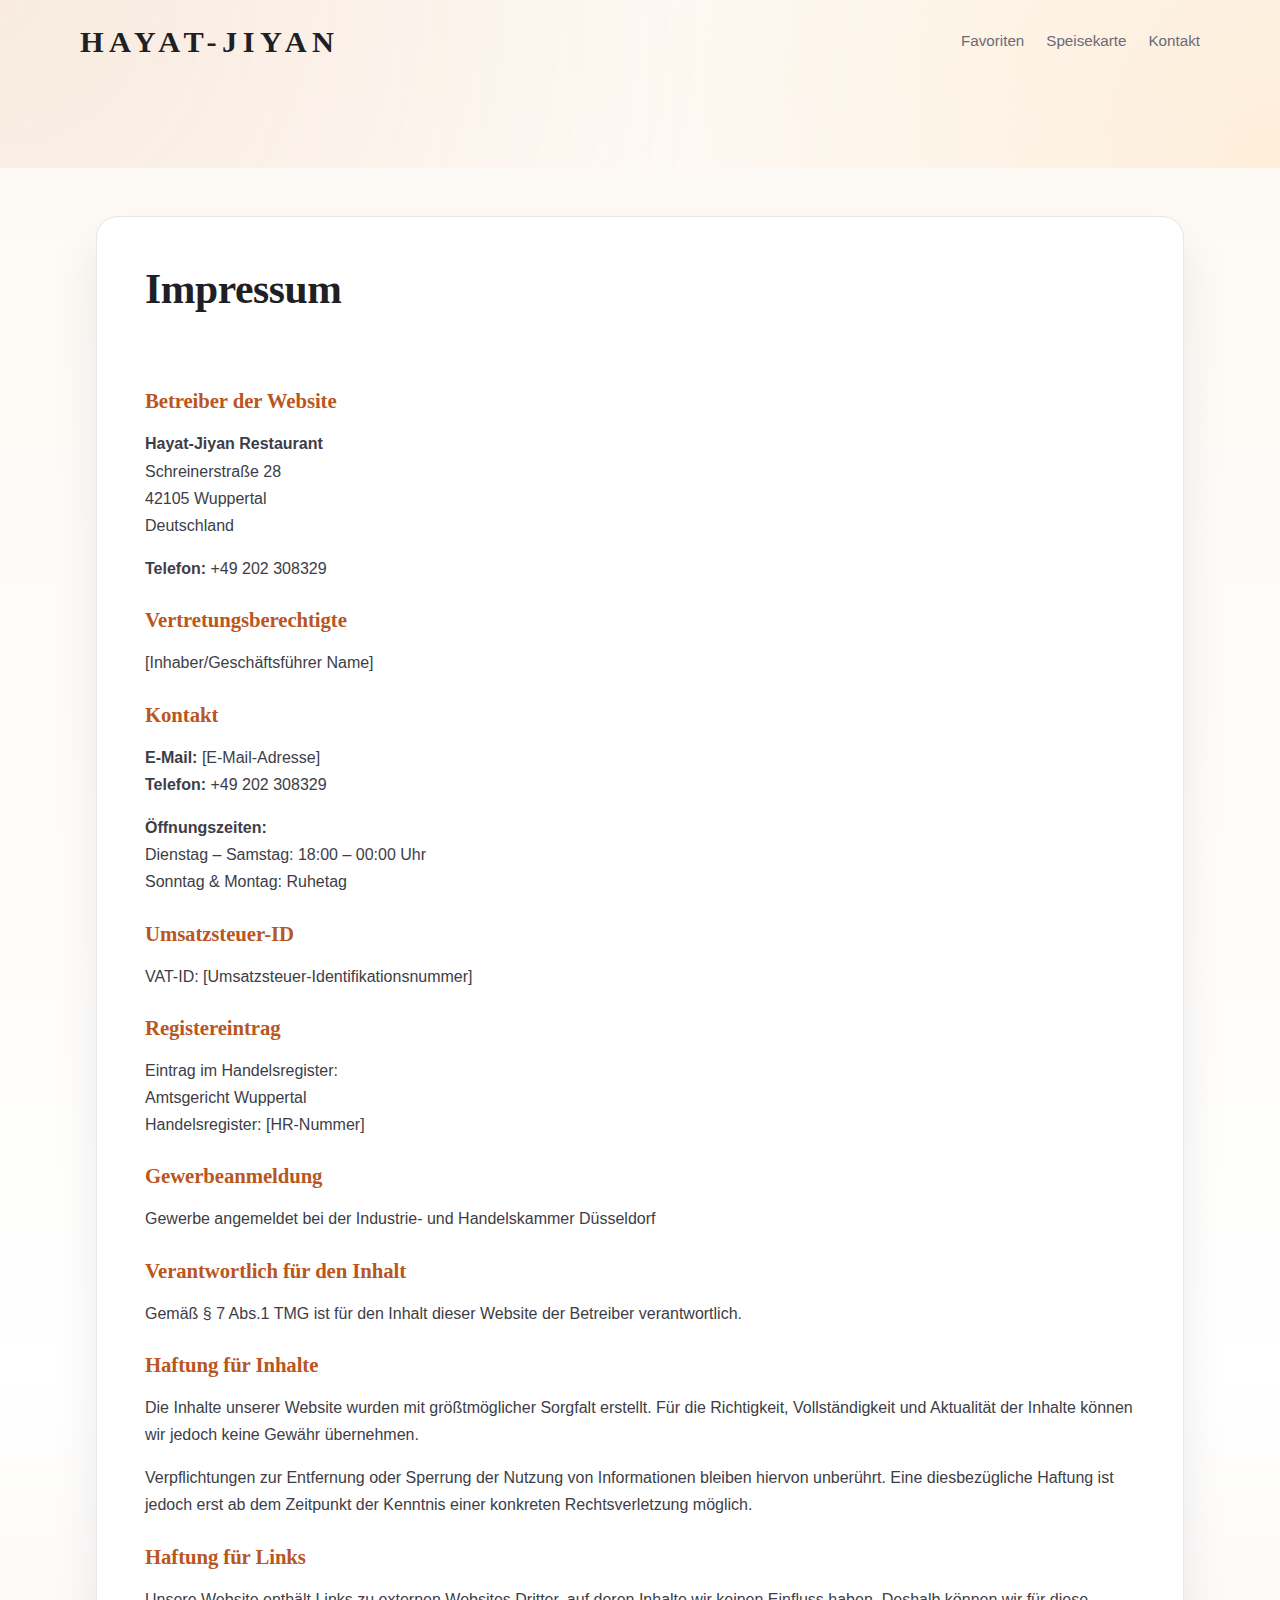
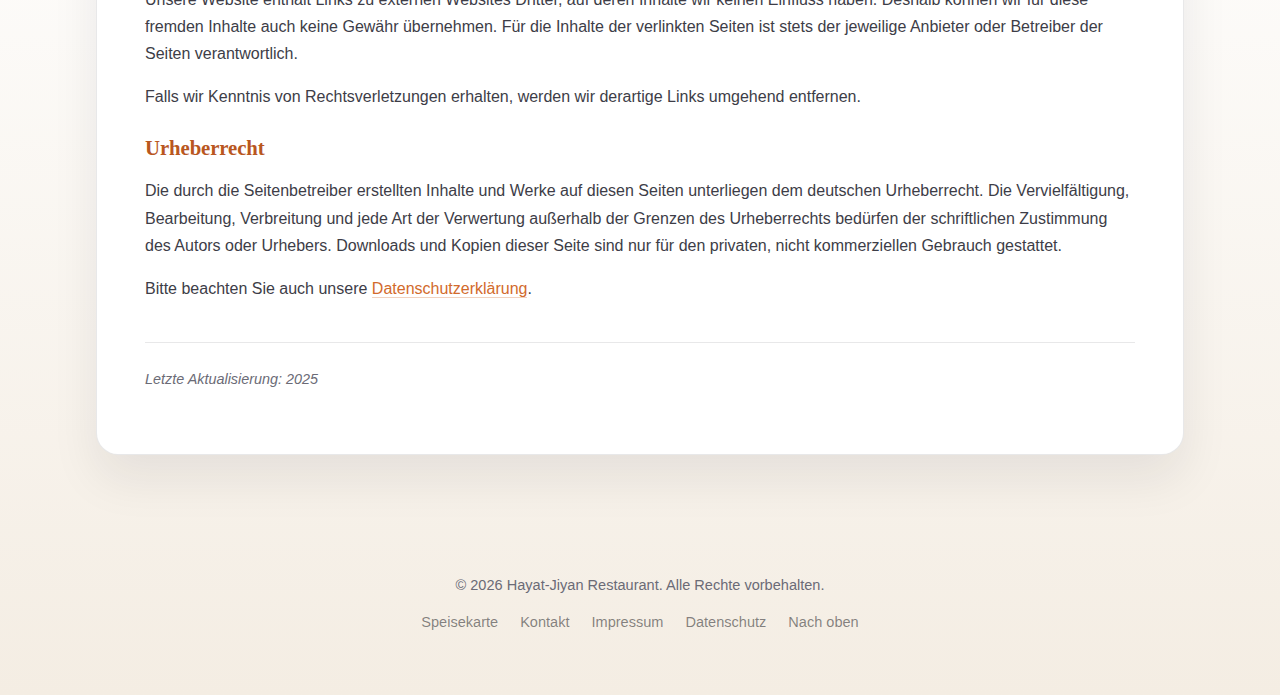
<file: Impressum.html>
<!DOCTYPE html>
<html lang="de">
  <head>
    <meta charset="UTF-8" />
    <meta name="viewport" content="width=device-width, initial-scale=1.0" />
    <meta name="description" content="Impressum des Hayat-Jiyan Restaurants in Wuppertal" />
    <title>Impressum | Hayat-Jiyan Restaurant</title>
    <link rel="stylesheet" href="styles.css" />
    <link rel="preconnect" href="https://fonts.gstatic.com" crossorigin />
    <link
      href="https://fonts.googleapis.com/css2?family=Playfair+Display:wght@500;600&family=Inter:wght@300;400;500;600&display=swap"
      rel="stylesheet"
    />
  </head>
  <body>
    <header class="hero legal-header" id="top">
      <nav class="nav">
        <a class="brand" href="index.html">Hayat-Jiyan</a>
        <div class="nav-links">
          <a href="index.html#highlights">Favoriten</a>
          <a href="index.html#menu">Speisekarte</a>
          <a href="index.html#contact">Kontakt</a>
        </div>
      </nav>
    </header>

    <main>
      <section class="legal-content">
        <div class="legal-wrapper">
          <h1>Impressum</h1>

          <section class="legal-section">
            <h2>Betreiber der Website</h2>
            <p>
              <strong>Hayat-Jiyan Restaurant</strong><br />
              Schreinerstraße 28<br />
              42105 Wuppertal<br />
              Deutschland
            </p>
            <p><strong>Telefon:</strong> +49 202 308329</p>
          </section>

          <section class="legal-section">
            <h2>Vertretungsberechtigte</h2>
            <p>[Inhaber/Geschäftsführer Name]</p>
          </section>

          <section class="legal-section">
            <h2>Kontakt</h2>
            <p>
              <strong>E-Mail:</strong> [E-Mail-Adresse]<br />
              <strong>Telefon:</strong> +49 202 308329
            </p>
            <p>
              <strong>Öffnungszeiten:</strong><br />
              Dienstag – Samstag: 18:00 – 00:00 Uhr<br />
              Sonntag & Montag: Ruhetag
            </p>
          </section>

          <section class="legal-section">
            <h2>Umsatzsteuer-ID</h2>
            <p>VAT-ID: [Umsatzsteuer-Identifikationsnummer]</p>
          </section>

          <section class="legal-section">
            <h2>Registereintrag</h2>
            <p>
              Eintrag im Handelsregister:<br />
              Amtsgericht Wuppertal<br />
              Handelsregister: [HR-Nummer]
            </p>
          </section>

          <section class="legal-section">
            <h2>Gewerbeanmeldung</h2>
            <p>Gewerbe angemeldet bei der Industrie- und Handelskammer Düsseldorf</p>
          </section>

          <section class="legal-section">
            <h2>Verantwortlich für den Inhalt</h2>
            <p>Gemäß § 7 Abs.1 TMG ist für den Inhalt dieser Website der Betreiber verantwortlich.</p>
          </section>

          <section class="legal-section">
            <h2>Haftung für Inhalte</h2>
            <p>
              Die Inhalte unserer Website wurden mit größtmöglicher Sorgfalt erstellt. Für die Richtigkeit, Vollständigkeit und Aktualität der Inhalte können wir jedoch keine Gewähr übernehmen.
            </p>
            <p>Verpflichtungen zur Entfernung oder Sperrung der Nutzung von Informationen bleiben hiervon unberührt. Eine diesbezügliche Haftung ist jedoch erst ab dem Zeitpunkt der Kenntnis einer konkreten Rechtsverletzung möglich.</p>
          </section>

          <section class="legal-section">
            <h2>Haftung für Links</h2>
            <p>
              Unsere Website enthält Links zu externen Websites Dritter, auf deren Inhalte wir keinen Einfluss haben. Deshalb können wir für diese fremden Inhalte auch keine Gewähr übernehmen. Für die Inhalte der verlinkten Seiten ist stets der jeweilige Anbieter oder Betreiber der Seiten verantwortlich.
            </p>
            <p>Falls wir Kenntnis von Rechtsverletzungen erhalten, werden wir derartige Links umgehend entfernen.</p>
          </section>

          <section class="legal-section">
            <h2>Urheberrecht</h2>
            <p>
              Die durch die Seitenbetreiber erstellten Inhalte und Werke auf diesen Seiten unterliegen dem deutschen Urheberrecht. Die Vervielfältigung, Bearbeitung, Verbreitung und jede Art der Verwertung außerhalb der Grenzen des Urheberrechts bedürfen der schriftlichen Zustimmung des Autors oder Urhebers. Downloads und Kopien dieser Seite sind nur für den privaten, nicht kommerziellen Gebrauch gestattet.
            </p>
            <p>Bitte beachten Sie auch unsere <a href="Datenschutz.html">Datenschutzerklärung</a>.</p>
          </section>

          <p class="legal-updated">Letzte Aktualisierung: 2025</p>
        </div>
      </section>
    </main>

    <footer class="footer">
      <p>&copy; <span id="current-year"></span> Hayat-Jiyan Restaurant. Alle Rechte vorbehalten.</p>
      <div class="footer-links">
        <a href="index.html#menu">Speisekarte</a>
        <a href="index.html#contact">Kontakt</a>
        <a href="Impressum.html">Impressum</a>
        <a href="Datenschutz.html">Datenschutz</a>
        <a href="#top">Nach oben</a>
      </div>
    </footer>

    <script>
      const yearSpan = document.getElementById("current-year");
      if (yearSpan) {
        yearSpan.textContent = new Date().getFullYear();
      }
    </script>
  </body>
</html>
</file>
<file: styles.css>
:root {
  --bg: #fdf9f3;
  --bg-muted: #f4ede3;
  --card: #ffffff;
  --accent: #d26a2c;
  --accent-strong: #b9571f;
  --text: #1f1f26;
  --text-secondary: #3d3d47;
  --muted: #6b6b76;
  --border: rgba(31, 31, 38, 0.1);
  --shadow-soft: 0 24px 48px rgba(31, 31, 38, 0.08);
  --radius-lg: 22px;
  --radius-md: 16px;
  --radius-sm: 12px;
  --max-width: min(1120px, 92vw);
  --font-sans: -apple-system, BlinkMacSystemFont, "Segoe UI", "Roboto", "Helvetica Neue", Arial, sans-serif;
  --font-serif: Georgia, "Times New Roman", "Times", serif;
}

*,
*::before,
*::after {
  box-sizing: border-box;
}

html {
  scroll-behavior: smooth;
}

body {
  margin: 0;
  font-family: var(--font-sans);
  background: linear-gradient(180deg, var(--bg) 0%, #fff 60%, var(--bg-muted) 100%);
  color: var(--text);
  -webkit-font-smoothing: antialiased;
  text-rendering: optimizeLegibility;
  font-size: 16px;
  line-height: 1.7;
}

a {
  color: inherit;
  text-decoration: none;
}

.hero {
  position: relative;
  padding: 36px 0 96px;
  background: radial-gradient(circle at top left, rgba(210, 106, 44, 0.15), transparent 55%),
    radial-gradient(circle at bottom right, rgba(255, 212, 158, 0.4), transparent 50%), transparent;
}

.nav {
  max-width: var(--max-width);
  margin: 0 auto 72px;
  display: flex;
  align-items: center;
  justify-content: space-between;
  gap: 24px;
}

.brand {
  font-family: var(--font-serif);
  font-size: clamp(1.4rem, 2.4vw, 1.9rem);
  font-weight: 600;
  letter-spacing: 0.18em;
  text-transform: uppercase;
  line-height: 1.2;
}

.nav-links {
  display: flex;
  gap: 22px;
  font-size: 0.95rem;
  color: var(--muted);
  font-weight: 500;
}

.nav-links a {
  padding: 4px 0;
  border-bottom: 2px solid transparent;
  transition: color 0.2s ease, border-color 0.2s ease;
}

.nav-links a:hover,
.nav-links a:focus-visible {
  color: var(--accent);
  border-color: rgba(210, 106, 44, 0.35);
}

.nav-cta {
  display: none;
}

.hero-content {
  max-width: var(--max-width);
  margin: 0 auto;
  display: flex;
  flex-direction: column;
  gap: 28px;
}

.hero-text {
  max-width: 640px;
}

.eyebrow {
  letter-spacing: 0.24em;
  text-transform: uppercase;
  font-size: 0.78rem;
  color: var(--accent);
  font-weight: 600;
}

.hero-text h1 {
  margin: 24px 0 20px;
  font-size: clamp(2.4rem, 5vw, 3.4rem);
  font-family: var(--font-serif);
  line-height: 1.2;
  letter-spacing: -0.02em;
  color: var(--text);
  font-weight: 600;
}

.lead {
  margin: 0;
  color: var(--text-secondary);
  font-size: 1.1rem;
  line-height: 1.75;
  font-weight: 400;
}

.hero-actions {
  margin-top: 28px;
  display: flex;
  gap: 16px;
  flex-wrap: wrap;
}

.primary-button,
.ghost-button {
  display: inline-flex;
  align-items: center;
  justify-content: center;
  padding: 13px 24px;
  border-radius: 999px;
  font-weight: 600;
  letter-spacing: 0.01em;
  transition: transform 0.2s ease, box-shadow 0.2s ease, background 0.2s ease, color 0.2s ease;
}

.primary-button {
  background: linear-gradient(135deg, var(--accent), var(--accent-strong));
  color: #fff;
  box-shadow: var(--shadow-soft);
  border: none;
}

.primary-button:hover,
.primary-button:focus-visible {
  transform: translateY(-2px);
  box-shadow: 0 26px 48px rgba(210, 106, 44, 0.2);
}

.ghost-button {
  border: 1px solid var(--border);
  background: rgba(255, 255, 255, 0.7);
  color: var(--text);
}

.ghost-button:hover,
.ghost-button:focus-visible {
  transform: translateY(-2px);
  border-color: rgba(210, 106, 44, 0.35);
  color: var(--accent-strong);
}

main section {
  padding: 90px 0;
}

main section:first-of-type {
  padding-top: 48px;
}

.section-heading {
  max-width: var(--max-width);
  margin: 0 auto 40px;
  text-align: center;
}

.section-heading h2 {
  font-family: var(--font-serif);
  font-size: clamp(2rem, 3.3vw, 2.6rem);
  margin: 12px 0 0;
  line-height: 1.2;
  letter-spacing: -0.01em;
  font-weight: 600;
}

.section-lead {
  margin: 16px auto 0;
  max-width: 46ch;
  color: var(--text-secondary);
  line-height: 1.7;
  font-weight: 400;
  font-size: 1rem;
}

.highlights {
  max-width: var(--max-width);
  margin: 0 auto;
}

.highlight-grid {
  display: grid;
  grid-template-columns: repeat(3, minmax(0, 1fr));
  gap: 22px;
}

.highlight-card {
  padding: 28px;
  background: var(--card);
  border-radius: var(--radius-md);
  border: 1px solid var(--border);
  box-shadow: var(--shadow-soft);
}

.highlight-card h3 {
  margin: 0 0 12px;
  font-family: var(--font-serif);
  font-size: 1.35rem;
  line-height: 1.3;
  letter-spacing: -0.01em;
  font-weight: 600;
}

.highlight-card p {
  margin: 0 0 18px;
  color: var(--text-secondary);
  line-height: 1.65;
  font-weight: 400;
  font-size: 0.98rem;
}

.price {
  display: inline-block;
  padding: 6px 14px;
  border-radius: 999px;
  background: rgba(210, 106, 44, 0.1);
  color: var(--accent-strong);
  font-weight: 600;
  letter-spacing: 0.02em;
}

.menu {
  background: rgba(255, 255, 255, 0.65);
  padding-top: 40px;
}

.menu-layout {
  max-width: var(--max-width);
  margin: 0 auto;
  display: flex;
  flex-direction: column;
  gap: 24px;
}

.menu-categories {
  display: flex;
  flex-direction: row;
  gap: 8px;
  overflow-x: auto;
  padding-bottom: 6px;
  scrollbar-width: thin;
  border-bottom: 1px solid var(--border);
  padding-bottom: 16px;
  overflow-y: visible;
  padding-top: 6px;
}

.menu-category-button {
  padding: 12px 20px;
  border-radius: var(--radius-md);
  border: 1px solid var(--border);
  background: rgba(255, 255, 255, 0.85);
  text-align: center;
  font-weight: 500;
  font-size: 0.95rem;
  color: var(--muted);
  cursor: pointer;
  transition: border-color 0.2s ease, box-shadow 0.2s ease, color 0.2s ease, transform 0.2s ease;
  flex: 0 0 auto;
  white-space: nowrap;
  letter-spacing: 0.3px;
}

.menu-category-button:hover,
.menu-category-button:focus-visible {
  border-color: rgba(210, 106, 44, 0.45);
  color: var(--accent-strong);
  transform: translateY(-2px);
  box-shadow: 0 12px 24px rgba(31, 31, 38, 0.12);
}

.menu-category-button.is-active {
  background: linear-gradient(135deg, rgba(210, 106, 44, 0.18), rgba(255, 255, 255, 0.9));
  border-color: rgba(210, 106, 44, 0.45);
  color: var(--accent-strong);
  box-shadow: 0 18px 28px rgba(210, 106, 44, 0.18);
}

.menu-content {
  background: var(--card);
  border-radius: var(--radius-lg);
  border: 1px solid var(--border);
  box-shadow: var(--shadow-soft);
  padding: 36px 34px;
  min-height: 360px;
  outline: none;
}

.menu-content-header h3 {
  margin: 0 0 4px;
  font-family: var(--font-serif);
  font-size: 2rem;
  line-height: 1.2;
  letter-spacing: -0.015em;
  font-weight: 600;
}

.menu-category-description {
  margin: 12px 0 0;
  color: var(--text-secondary);
  line-height: 1.65;
  font-weight: 400;
  font-size: 0.98rem;
}

.menu-section {
  margin-top: 32px;
}

.menu-section:first-of-type {
  margin-top: 28px;
}

.menu-section h4 {
  margin: 0 0 16px;
  font-size: 1.15rem;
  font-family: var(--font-serif);
  color: var(--accent-strong);
  line-height: 1.3;
  font-weight: 600;
  letter-spacing: -0.005em;
  text-transform: uppercase;
  font-size: 0.9rem;
  letter-spacing: 0.05em;
  color: var(--text-secondary);
  font-weight: 600;
  font-family: var(--font-sans);
}

.menu-items {
  list-style: none;
  margin: 0;
  padding: 0;
  display: grid;
  gap: 16px;
}

.menu-item {
  padding-bottom: 12px;
  border-bottom: 1px solid rgba(31, 31, 38, 0.08);
}

.menu-item:last-child {
  border-bottom: none;
  padding-bottom: 0;
}

.menu-item-header {
  display: flex;
  justify-content: space-between;
  gap: 18px;
  align-items: baseline;
}

.menu-item-name {
  font-weight: 600;
  font-size: 1.02rem;
  line-height: 1.4;
  color: var(--text);
}

.menu-item-price {
  font-weight: 700;
  color: var(--accent-strong);
  font-size: 1rem;
  white-space: nowrap;
}

.menu-item-description {
  margin: 6px 0 0;
  color: var(--muted);
  line-height: 1.6;
  font-weight: 400;
  font-size: 0.93rem;
}

.menu-note {
  margin: 18px 0 0;
  font-size: 0.91rem;
  color: var(--muted);
  font-style: italic;
  line-height: 1.6;
}

.menu-cta {
  margin: 46px auto 0;
  display: flex;
  justify-content: center;
}

.visit {
  max-width: var(--max-width);
  margin: 0 auto;
  display: grid;
  grid-template-columns: 1.2fr 1fr;
  gap: 28px;
  align-items: stretch;
}

.visit-info {
  padding: 40px;
  background: var(--card);
  border-radius: var(--radius-lg);
  border: 1px solid var(--border);
  box-shadow: var(--shadow-soft);
}

.visit-grid {
  display: grid;
  grid-template-columns: repeat(2, minmax(0, 1fr));
  gap: 24px;
  margin-top: 24px;
}

.visit-grid > div {
  display: flex;
  flex-direction: column;
  justify-content: space-between;
}

.visit-grid h3 {
  margin: 0 0 12px;
  font-size: 1.2rem;
  font-family: var(--font-serif);
  line-height: 1.3;
  letter-spacing: -0.01em;
  font-weight: 600;
}

.visit-grid p {
  margin: 0 0 18px;
  color: var(--text-secondary);
  line-height: 1.7;
  font-weight: 400;
  font-size: 0.98rem;
}

.map-wrapper {
  border-radius: var(--radius-lg);
  overflow: hidden;
  border: 1px solid var(--border);
  box-shadow: var(--shadow-soft);
}

.map-wrapper iframe {
  width: 100%;
  height: 100%;
  min-height: 380px;
  border: none;
  filter: saturate(95%) contrast(102%);
}

.map-placeholder {
  width: 100%;
  height: 100%;
  min-height: 380px;
  background: linear-gradient(135deg, #f8f9fa 0%, #e9ecef 100%);
  border-radius: var(--radius-lg);
  display: flex;
  align-items: center;
  justify-content: center;
  border: 1px solid var(--border);
}

.map-placeholder-content {
  text-align: center;
  padding: 40px 20px;
}

.map-placeholder-content h3 {
  margin: 0 0 12px;
  font-family: var(--font-serif);
  font-size: 1.4rem;
  color: var(--text);
  font-weight: 600;
}

.map-placeholder-content p {
  margin: 0 0 24px;
  color: var(--text-secondary);
  font-size: 1rem;
  line-height: 1.6;
}

.footer {
  text-align: center;
  padding: 44px 0 60px;
  color: var(--muted);
  font-size: 0.91rem;
  line-height: 1.6;
  font-weight: 400;
}

.footer-links {
  margin-top: 14px;
  display: flex;
  justify-content: center;
  gap: 22px;
  color: rgba(31, 31, 38, 0.55);
}

.footer-links a:hover,
.footer-links a:focus-visible {
  color: var(--accent);
}

.legal-header {
  padding: 24px 0 36px;
  background: radial-gradient(circle at top left, rgba(210, 106, 44, 0.1), transparent 55%),
    radial-gradient(circle at bottom right, rgba(255, 212, 158, 0.3), transparent 50%), transparent;
}

.legal-content {
  max-width: var(--max-width);
  margin: 0 auto;
  padding: 60px 16px;
}

.legal-wrapper {
  background: var(--card);
  border-radius: var(--radius-lg);
  border: 1px solid var(--border);
  box-shadow: var(--shadow-soft);
  padding: 48px;
}

.legal-wrapper h1 {
  font-family: var(--font-serif);
  font-size: clamp(2rem, 3.3vw, 2.6rem);
  margin: 0 0 24px;
  line-height: 1.2;
  letter-spacing: -0.01em;
  font-weight: 600;
  color: var(--text);
}

.legal-section {
  margin: 0;
  padding: 0;
}

.legal-section h2 {
  font-family: var(--font-serif);
  font-size: 1.3rem;
  margin: 24px 0 10px;
  color: var(--accent-strong);
  line-height: 1.3;
  font-weight: 600;
  letter-spacing: -0.005em;
}

.legal-wrapper > .legal-section:first-of-type > h2 {
  margin-top: 0;
}

.legal-section h3 {
  font-size: 1.1rem;
  margin: 12px 0 6px;
  color: var(--text-secondary);
  font-weight: 600;
  line-height: 1.3;
}

.legal-section p,
.legal-section ul {
  margin-bottom: 10px;
  color: var(--text-secondary);
  line-height: 1.7;
  font-weight: 400;
}

.legal-section > *:last-child {
  margin-bottom: 0;
}

.legal-section + .legal-section {
  margin-top: 24px;
}

.legal-section li {
  margin: 0 0 8px;
  color: var(--text-secondary);
  line-height: 1.7;
  font-weight: 400;
}

.legal-section a {
  color: var(--accent);
  text-decoration: none;
  border-bottom: 1px solid rgba(210, 106, 44, 0.3);
  transition: color 0.2s ease, border-color 0.2s ease;
}

.legal-section a:hover,
.legal-section a:focus-visible {
  color: var(--accent-strong);
  border-color: var(--accent-strong);
}

.legal-updated {
  margin-top: 40px;
  padding-top: 24px;
  border-top: 1px solid var(--border);
  font-size: 0.9rem;
  color: var(--muted);
  font-style: italic;
}

@media (max-width: 1080px) {
  main section {
    padding: 60px 16px;
  }

  .menu-categories {
    gap: 6px;
  }

  .menu-category-button {
    min-width: 160px;
    padding: 10px 16px;
    font-size: 0.9rem;
  }

  .highlight-grid {
    grid-template-columns: repeat(2, minmax(0, 1fr));
  }

  .visit {
    grid-template-columns: 1fr;
  }

  .map-wrapper iframe {
    min-height: 340px;
  }

  .map-placeholder {
    min-height: 340px;
  }

  .footer {
    padding: 36px 16px 48px;
  }

  .footer-links {
    gap: 16px;
    flex-wrap: wrap;
  }

  .legal-content {
    padding: 48px 16px;
  }

  .legal-wrapper {
    padding: 36px;
  }
}

@media (max-width: 780px) {
  .hero {
    padding: 24px 0 72px;
  }

  .nav {
    flex-wrap: wrap;
    margin: 0 auto 48px;
    padding: 0 16px;
  }

  .brand {
    width: 100%;
    text-align: center;
    margin-bottom: 16px;
    font-size: 1.5rem;
  }

  .nav-links {
    order: 2;
    width: 100%;
    justify-content: center;
    flex-wrap: wrap;
    gap: 16px;
    font-size: 0.9rem;
  }

  .hero-text {
    max-width: 100%;
  }

  .hero-text h1 {
    font-size: 2rem;
    margin: 16px 0 16px;
  }

  .lead {
    font-size: 1rem;
  }

  .hero-actions {
    flex-direction: column;
    gap: 12px;
  }

  .primary-button,
  .ghost-button {
    width: 100%;
    padding: 12px 20px;
  }

  main section {
    padding: 56px 16px;
  }

  main section:first-of-type {
    padding-top: 32px;
  }

  .section-heading {
    margin: 0 auto 28px;
  }

  .section-heading h2 {
    font-size: 1.8rem;
  }

  .highlight-grid,
  .visit-grid {
    grid-template-columns: 1fr;
    gap: 16px;
  }

  .highlight-card {
    padding: 20px;
  }

  .menu-categories {
    gap: 6px;
    padding: 12px 0;
  }

  .menu-category-button {
    padding: 10px 14px;
    font-size: 0.9rem;
    min-width: 120px;
  }

  .menu-content {
    padding: 24px 20px;
    min-height: 280px;
  }

  .menu-content-header h3 {
    font-size: 1.6rem;
    margin-bottom: 8px;
  }

  .menu-section {
    margin-top: 24px;
  }

  .menu-item-header {
    gap: 12px;
  }

  .visit-info {
    padding: 24px 16px;
  }

  .visit-grid {
    gap: 20px;
  }

  .visit-grid h3 {
    font-size: 1.1rem;
  }

  .map-wrapper iframe {
    min-height: 300px;
  }

  .map-placeholder {
    min-height: 300px;
  }

  .map-placeholder-content {
    padding: 30px 16px;
  }

  .map-placeholder-content h3 {
    font-size: 1.2rem;
  }

  .map-placeholder-content p {
    font-size: 0.9rem;
  }

  .footer {
    padding: 32px 16px 40px;
  }

  .footer-links {
    gap: 12px;
    flex-wrap: wrap;
    font-size: 0.88rem;
  }

  .legal-header {
    padding: 18px 0 24px;
  }

  .legal-content {
    padding: 40px 12px;
  }

  .legal-wrapper {
    padding: 24px 16px;
    border-radius: var(--radius-md);
  }

  .legal-wrapper h1 {
    font-size: 1.8rem;
    margin-bottom: 28px;
  }

  .legal-section {
    margin-bottom: 24px;
  }

  .legal-section h2 {
    font-size: 1.15rem;
    margin-bottom: 12px;
  }

  .legal-section h3 {
    font-size: 1rem;
    margin: 12px 0 10px;
  }

  .legal-section p {
    font-size: 0.95rem;
    margin: 0 0 12px;
  }
}

@media (max-width: 540px) {
  .hero {
    padding: 20px 0 60px;
  }

  .nav {
    margin: 0 auto 36px;
    gap: 12px;
  }

  .brand {
    font-size: 1.3rem;
    margin-bottom: 12px;
  }

  .nav-links {
    gap: 12px;
    font-size: 0.85rem;
  }

  .hero-text h1 {
    font-size: 1.6rem;
    margin: 12px 0 12px;
  }

  .lead {
    font-size: 0.95rem;
    line-height: 1.6;
  }

  .hero-actions {
    margin-top: 16px;
    gap: 10px;
  }

  .primary-button,
  .ghost-button {
    padding: 11px 18px;
    font-size: 0.9rem;
  }

  main section {
    padding: 40px 12px;
  }

  main section:first-of-type {
    padding-top: 24px;
  }

  .section-heading h2 {
    font-size: 1.4rem;
  }

  .section-lead {
    font-size: 0.93rem;
    margin: 12px auto 0;
  }

  .highlight-card {
    padding: 16px;
  }

  .highlight-card h3 {
    font-size: 1.15rem;
    margin-bottom: 8px;
  }

  .highlight-card p {
    font-size: 0.9rem;
  }

  .menu-categories {
    gap: 4px;
    padding: 8px 0;
  }

  .menu-category-button {
    padding: 8px 12px;
    font-size: 0.8rem;
    min-width: 90px;
  }

  .menu-content {
    padding: 16px 12px;
    min-height: 240px;
  }

  .menu-content-header h3 {
    font-size: 1.3rem;
    margin-bottom: 6px;
  }

  .menu-section h4 {
    font-size: 0.85rem;
    margin: 0 0 12px;
  }

  .menu-item-name {
    font-size: 0.95rem;
  }

  .menu-item-price {
    font-size: 0.9rem;
  }

  .menu-item-description {
    font-size: 0.85rem;
  }

  .visit-info {
    padding: 16px 12px;
  }

  .visit-grid {
    gap: 16px;
  }

  .visit-grid h3 {
    font-size: 1rem;
    margin-bottom: 8px;
  }

  .visit-grid p {
    font-size: 0.9rem;
    margin: 0 0 12px;
  }

  .map-wrapper iframe {
    min-height: 250px;
  }

  .map-placeholder {
    min-height: 250px;
  }

  .map-placeholder-content {
    padding: 20px 12px;
  }

  .map-placeholder-content h3 {
    font-size: 1.1rem;
    margin-bottom: 8px;
  }

  .map-placeholder-content p {
    font-size: 0.85rem;
    margin-bottom: 16px;
  }

  .footer {
    padding: 24px 12px 32px;
  }

  .footer-links {
    gap: 8px;
    margin-top: 10px;
    font-size: 0.8rem;
  }

  .legal-header {
    padding: 16px 0 20px;
  }

  .legal-content {
    padding: 28px 12px;
  }

  .legal-wrapper {
    padding: 16px 12px;
  }

  .legal-wrapper h1 {
    font-size: 1.4rem;
    margin-bottom: 20px;
  }

  .legal-section {
    margin-bottom: 20px;
  }

  .legal-section h2 {
    font-size: 1rem;
    margin-bottom: 10px;
  }

  .legal-section h3 {
    font-size: 0.95rem;
    margin: 10px 0 8px;
  }

  .legal-section p {
    font-size: 0.9rem;
    margin: 0 0 10px;
  }

  .legal-section ul {
    margin: 10px 0 12px 16px;
  }

  .legal-section li {
    font-size: 0.9rem;
    margin: 0 0 6px;
  }

  .legal-updated {
    margin-top: 20px;
    padding-top: 16px;
    font-size: 0.85rem;
  }
}
</file>
